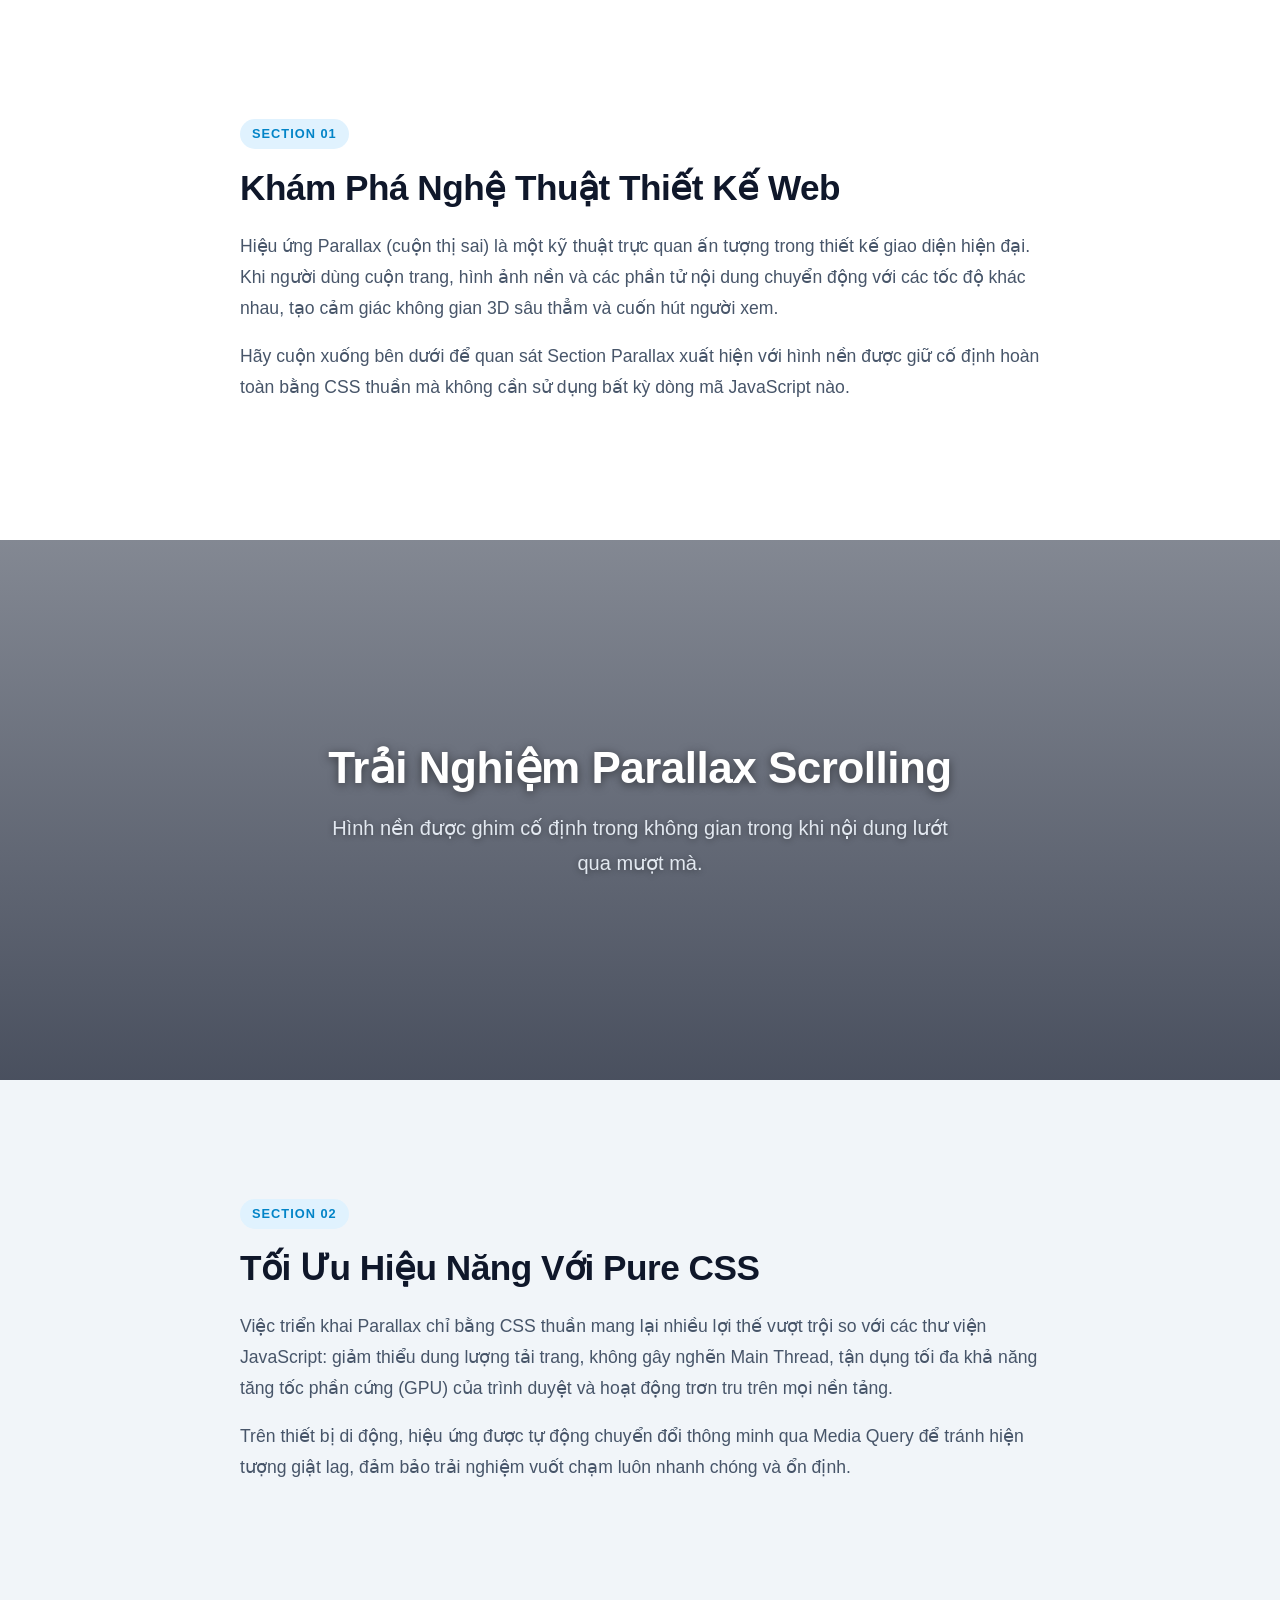
<file: FE-developer/buoi5/parallax/index.html>
<!DOCTYPE html>
<html lang="vi">
<head>
    <meta charset="UTF-8">
    <meta name="viewport" content="width=device-width, initial-scale=1.0">
    <title>Pure CSS Parallax Scrolling Demo</title>
    <link rel="stylesheet" href="style.css">
</head>
<body>

    <!-- SECTION NỘI DUNG 1 (PHÍA TRÊN) -->
    <section class="content-section first-section">
        <div class="container">
            <span class="badge">Section 01</span>
            <h2>Khám Phá Nghệ Thuật Thiết Kế Web</h2>
            <p>
                Hiệu ứng Parallax (cuộn thị sai) là một kỹ thuật trực quan ấn tượng trong thiết kế giao diện hiện đại.
                Khi người dùng cuộn trang, hình ảnh nền và các phần tử nội dung chuyển động với các tốc độ khác nhau,
                tạo cảm giác không gian 3D sâu thẳm và cuốn hút người xem.
            </p>
            <p>
                Hãy cuộn xuống bên dưới để quan sát Section Parallax xuất hiện với hình nền được giữ cố định hoàn toàn
                bằng CSS thuần mà không cần sử dụng bất kỳ dòng mã JavaScript nào.
            </p>
        </div>
    </section>

    <!-- SECTION PARALLAX (Ở GIỮA) -->
    <section class="parallax-section">
        <!-- Lớp phủ tối màu (Dark Overlay) giúp tăng độ tương phản cho chữ trắng -->
        <div class="parallax-overlay"></div>

        <!-- Khối nội dung được căn giữa tuyệt đối cả chiều ngang và chiều dọc -->
        <div class="parallax-content">
            <h2>Trải Nghiệm Parallax Scrolling</h2>
            <p>Hình nền được ghim cố định trong không gian trong khi nội dung lướt qua mượt mà.</p>
        </div>
    </section>

    <!-- SECTION NỘI DUNG 2 (PHÍA DƯỚI) -->
    <section class="content-section second-section">
        <div class="container">
            <span class="badge">Section 02</span>
            <h2>Tối Ưu Hiệu Năng Với Pure CSS</h2>
            <p>
                Việc triển khai Parallax chỉ bằng CSS thuần mang lại nhiều lợi thế vượt trội so với các thư viện JavaScript:
                giảm thiểu dung lượng tải trang, không gây nghẽn Main Thread, tận dụng tối đa khả năng tăng tốc phần cứng (GPU)
                của trình duyệt và hoạt động trơn tru trên mọi nền tảng.
            </p>
            <p>
                Trên thiết bị di động, hiệu ứng được tự động chuyển đổi thông minh qua Media Query để tránh hiện tượng giật lag,
                đảm bảo trải nghiệm vuốt chạm luôn nhanh chóng và ổn định.
            </p>
        </div>
    </section>

</body>
</html>
</file>
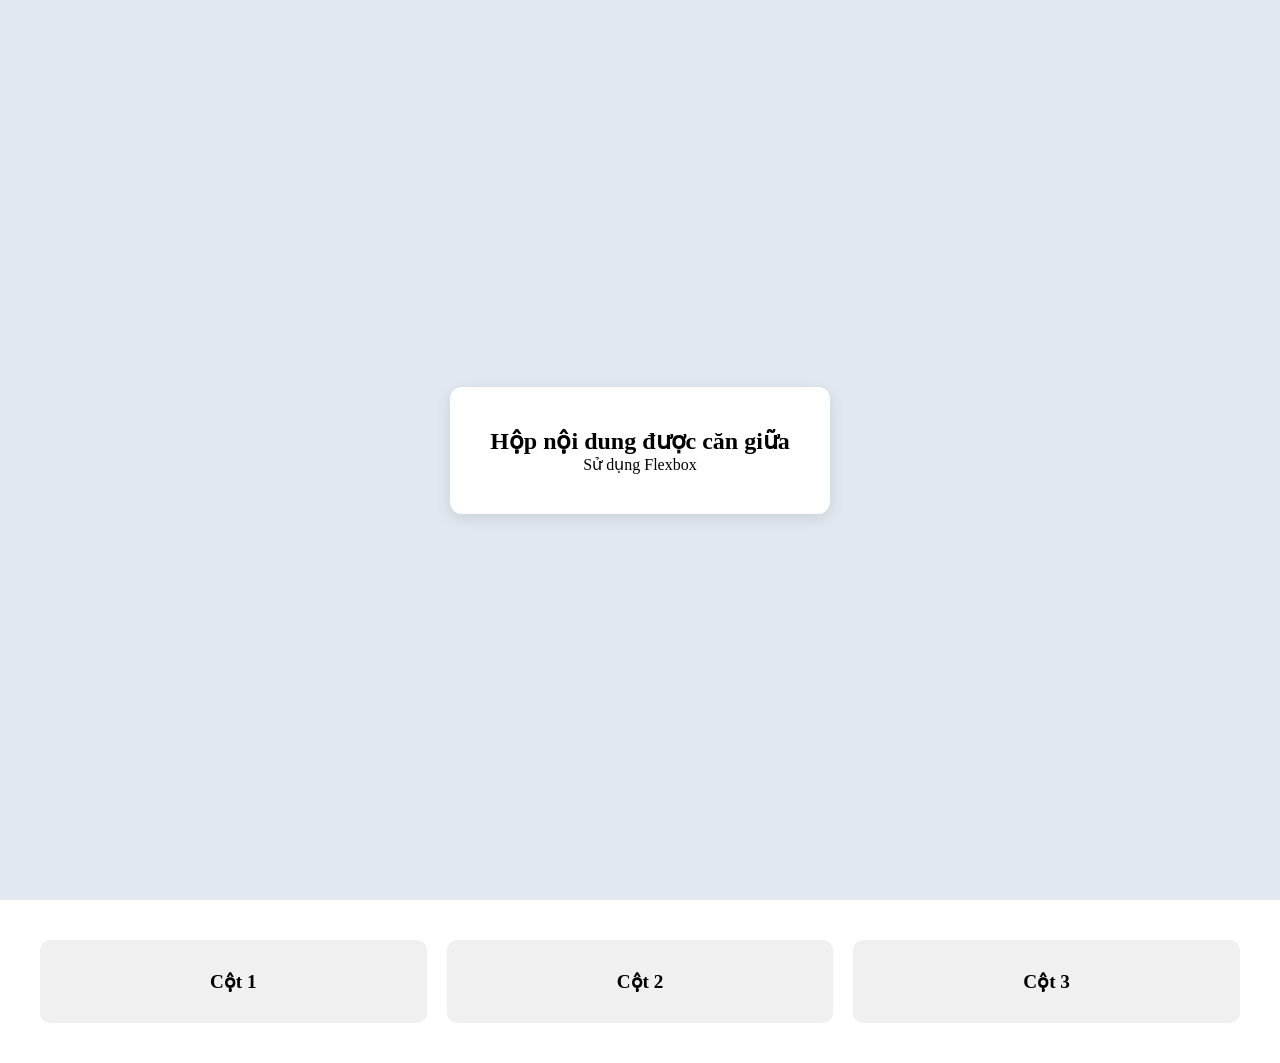
<file: FE-developer/buoi3.html>
<!DOCTYPE html>
<html lang="vi">
<head>
    <meta charset="UTF-8">
    <meta name="viewport" content="width=device-width, initial-scale=1.0">
    <title>Flexbox & Grid Demo</title>
    <link rel="stylesheet" href="buoi3.css">
</head>
<body>

    <!-- Yêu cầu 1: Flexbox căn giữa -->
    <div class="flex-wrapper">
        <div class="container">
            <h2>Hộp nội dung được căn giữa</h2>
            <p>Sử dụng Flexbox</p>
        </div>
    </div>

    <!-- Yêu cầu 2: CSS Grid 3 cột -->
    <div class="grid-layout">
        <div class="grid-item">Cột 1</div>
        <div class="grid-item">Cột 2</div>
        <div class="grid-item">Cột 3</div>
    </div>

</body>
</html>
</file>
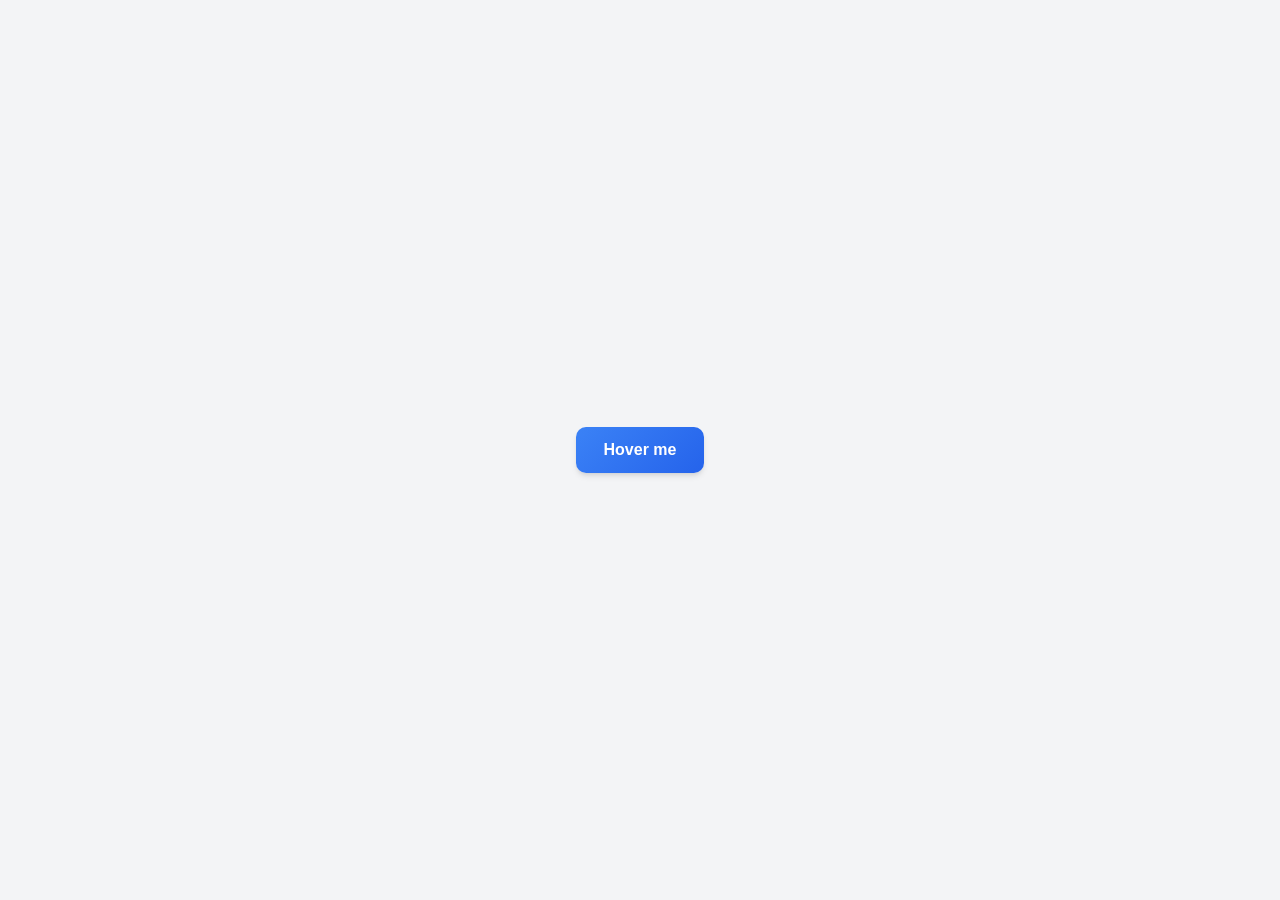
<file: FE-developer/buoi5/buoi5.html>
<!DOCTYPE html>
<html lang="vi">
<head>
  <meta charset="UTF-8">
  <meta name="viewport" content="width=device-width, initial-scale=1.0">
  <title>Button Hover Transition Demo</title>
  <link rel="stylesheet" href="style.css">
</head>
<body>
  <button class="custom-button">Hover me</button>
</body>
</html>
</file>
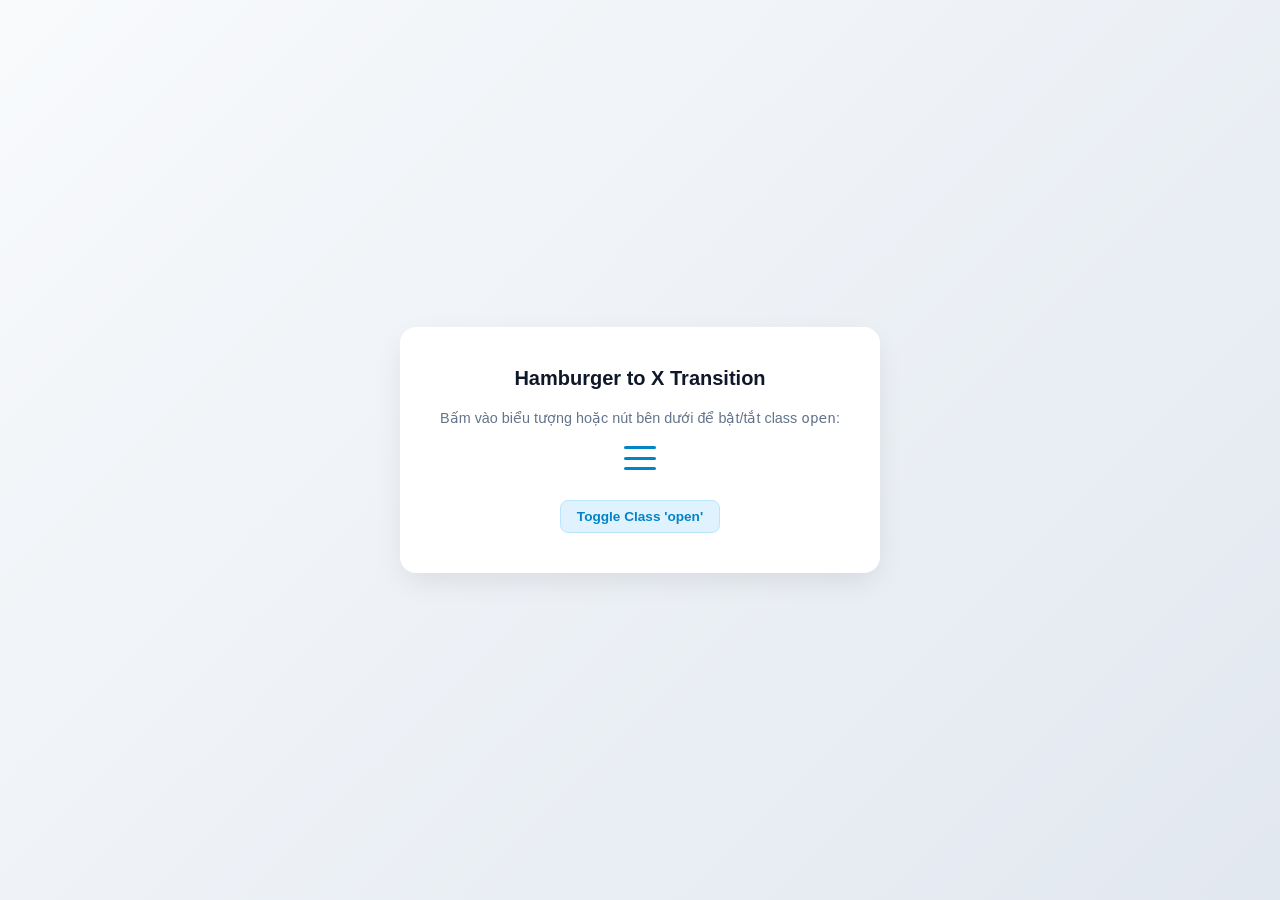
<file: FE-developer/buoi5/hamburger.html>
<!DOCTYPE html>
<html lang="vi">
<head>
    <meta charset="UTF-8">
    <meta name="viewport" content="width=device-width, initial-scale=1.0">
    <title>Hamburger Menu to X Transition Demo</title>
    <style>
        * {
            margin: 0;
            padding: 0;
            box-sizing: border-box;
        }

        body {
            min-height: 100vh;
            display: flex;
            flex-direction: column;
            justify-content: center;
            align-items: center;
            background: linear-gradient(135deg, #f8fafc 0%, #e2e8f0 100%);
            font-family: -apple-system, BlinkMacSystemFont, "Segoe UI", Roboto, sans-serif;
            color: #1e293b;
            gap: 24px;
        }

        .card {
            background: #ffffff;
            padding: 40px;
            border-radius: 16px;
            box-shadow: 0 10px 30px -5px rgba(0, 0, 0, 0.1);
            display: flex;
            flex-direction: column;
            align-items: center;
            gap: 20px;
        }

        h2 {
            font-size: 1.25rem;
            color: #0f172a;
        }

        p {
            font-size: 0.9rem;
            color: #64748b;
        }

        /* ==========================================================================
           1. CONTAINER CỦA BIỂU TƯỢNG HAMBURGER
           ========================================================================== */
        .hamburger-container {
            width: 32px;
            height: 24px;
            display: flex;
            flex-direction: column;
            justify-content: space-between;
            cursor: pointer;
            background: transparent;
            border: none;
            padding: 0;
            position: relative;
            user-select: none;
        }

        /* ==========================================================================
           2. KIỂU DÁNG 3 THANH GẠCH NGANG (BARS)
           ========================================================================== */
        .hamburger-container .bar {
            display: block;
            width: 100%;
            height: 3px;
            background-color: #0284c7; /* Màu xanh hiện đại */
            border-radius: 4px;
            
            /* CSS TRANSITION: Đảm bảo chuyển động xoay và ẩn hiện mượt mà */
            transition: transform 0.35s cubic-bezier(0.4, 0, 0.2, 1),
                        opacity 0.3s ease-in-out,
                        background-color 0.3s ease;
            transform-origin: center; /* Trọng tâm xoay ở chính giữa thanh */
        }

        /* ==========================================================================
           3. KHI CONTAINER CÓ CLASS 'open' -> CHUYỂN THÀNH DẤU X
           ========================================================================== */
        /* Thanh trên cùng: dịch xuống tâm (10.5px) và xoay 45 độ */
        .hamburger-container.open .bar-top {
            transform: translateY(10.5px) rotate(45deg);
            background-color: #ef4444; /* Đổi sang màu đỏ khi mở (tùy chọn) */
        }

        /* Thanh ở giữa: biến mất mượt mà (opacity = 0) */
        .hamburger-container.open .bar-middle {
            opacity: 0;
            transform: scaleX(0); /* Thu gọn bề ngang để biến mất tự nhiên */
        }

        /* Thanh dưới cùng: dịch lên tâm (-10.5px) và xoay -45 độ */
        .hamburger-container.open .bar-bottom {
            transform: translateY(-10.5px) rotate(-45deg);
            background-color: #ef4444;
        }

        /* Nút phụ trợ test toggle class 'open' */
        .toggle-btn {
            margin-top: 10px;
            padding: 8px 16px;
            font-size: 0.85rem;
            font-weight: 600;
            color: #0284c7;
            background-color: #e0f2fe;
            border: 1px solid #bae6fd;
            border-radius: 8px;
            cursor: pointer;
            transition: all 0.2s ease;
        }

        .toggle-btn:hover {
            background-color: #0284c7;
            color: #ffffff;
        }
    </style>
</head>
<body>

    <div class="card">
        <h2>Hamburger to X Transition</h2>
        <p>Bấm vào biểu tượng hoặc nút bên dưới để bật/tắt class <code>open</code>:</p>

        <!-- BIỂU TƯỢNG HAMBURGER CONTAINER (GỒM 3 THANH) -->
        <div class="hamburger-container" id="hamburgerMenu" title="Nhấp để chuyển đổi">
            <span class="bar bar-top"></span>
            <span class="bar bar-middle"></span>
            <span class="bar bar-bottom"></span>
        </div>

        <button class="toggle-btn" id="btnToggle">Toggle Class 'open'</button>
    </div>

    <!-- Script nhỏ minh họa việc thêm/xóa class 'open' khi click -->
    <script>
        const hamburger = document.getElementById('hamburgerMenu');
        const btnToggle = document.getElementById('btnToggle');

        function toggleMenu() {
            hamburger.classList.toggle('open');
        }

        hamburger.addEventListener('click', toggleMenu);
        btnToggle.addEventListener('click', toggleMenu);
    </script>

</body>
</html>
</file>
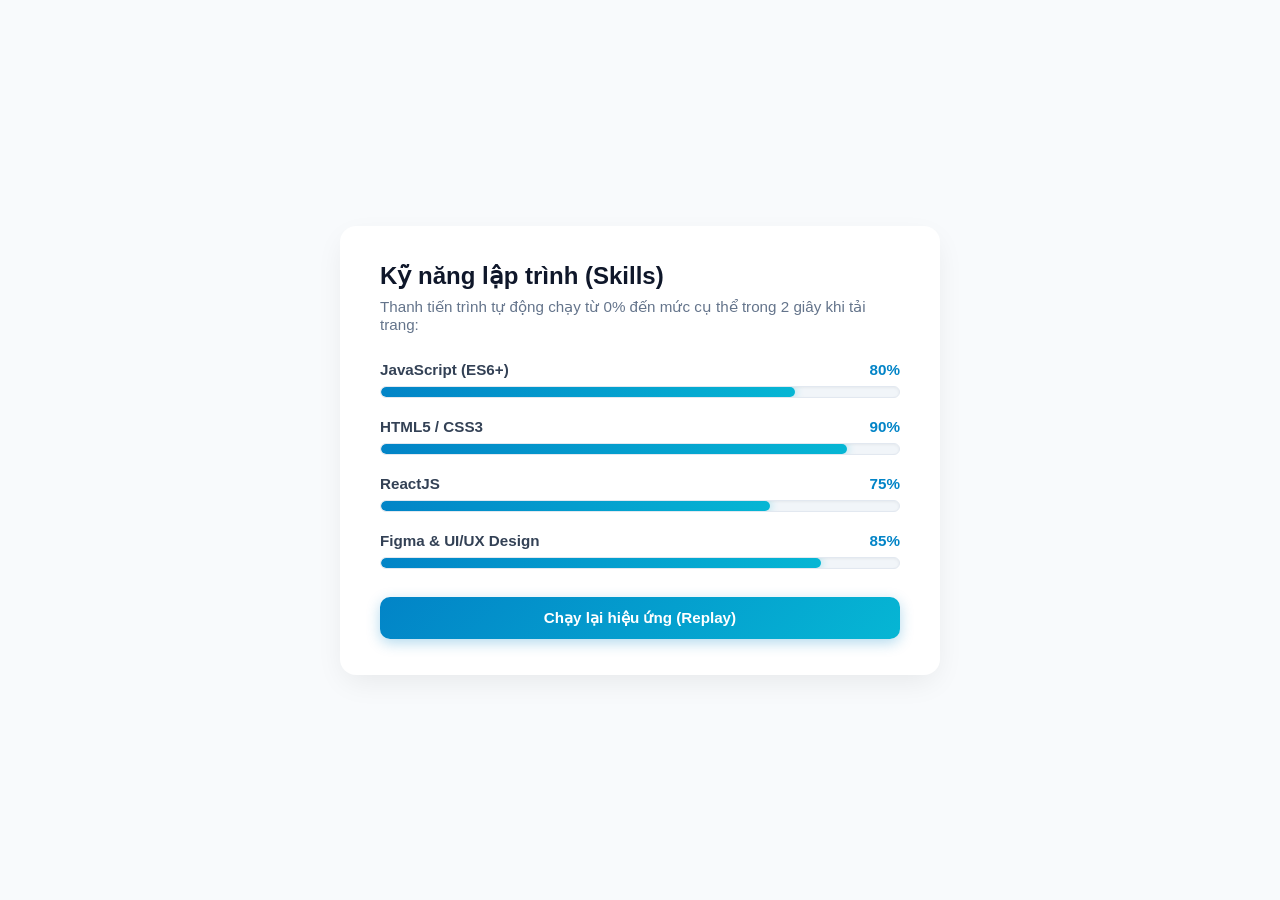
<file: FE-developer/buoi5/progress.html>
<!DOCTYPE html>
<html lang="vi">
<head>
    <meta charset="UTF-8">
    <meta name="viewport" content="width=device-width, initial-scale=1.0">
    <title>Skill Progress Bars Animation Demo</title>
    <style>
        * {
            margin: 0;
            padding: 0;
            box-sizing: border-box;
        }

        body {
            min-height: 100vh;
            display: flex;
            justify-content: center;
            align-items: center;
            background-color: #f8fafc;
            font-family: -apple-system, BlinkMacSystemFont, "Segoe UI", Roboto, sans-serif;
            color: #1e293b;
            padding: 20px;
        }

        .card {
            background: #ffffff;
            padding: 36px 40px;
            border-radius: 16px;
            box-shadow: 0 10px 30px -5px rgba(0, 0, 0, 0.08);
            width: 100%;
            max-width: 600px;
        }

        h2 {
            font-size: 1.5rem;
            color: #0f172a;
            margin-bottom: 8px;
        }

        .subtitle {
            font-size: 0.95rem;
            color: #64748b;
            margin-bottom: 28px;
        }

        /* ==========================================================================
           1. CONTAINER CỦA CÁC THANH TIẾN TRÌNH
           ========================================================================== */
        .skills-progress-container {
            display: flex;
            flex-direction: column;
            gap: 20px;
        }

        .skill-progress-item {
            width: 100%;
        }

        /* 2. DÒNG THÔNG TIN KỸ NĂNG VÀ PHẦN TRĂM */
        .skill-info {
            display: flex;
            justify-content: space-between;
            align-items: center;
            margin-bottom: 8px;
            font-size: 0.95rem;
            font-weight: 600;
        }

        .skill-name {
            color: #334155;
        }

        .skill-percent {
            color: #0284c7;
            font-weight: 700;
        }

        /* 3. RÃNH CHỨA THANH TIẾN TRÌNH (TRACK) */
        .progress-track {
            width: 100%;
            height: 12px;
            background-color: #f1f5f9;
            border: 1px solid #e2e8f0;
            border-radius: 9999px;
            overflow: hidden;
            position: relative;
            box-shadow: inset 0 1px 3px rgba(0, 0, 0, 0.05);
        }

        /* 4. THANH TIẾN TRÌNH CHẠY (PROGRESS FILL) */
        .progress-fill {
            height: 100%;
            border-radius: 9999px;
            background: linear-gradient(90deg, #0284c7 0%, #06b6d4 100%);
            box-shadow: 0 0 10px rgba(6, 182, 212, 0.4);
            width: 0; /* Khởi tạo bằng 0% */

            /* CẤU HÌNH ANIMATION:
               - animation-duration: 2s (chạy trong vòng 2 giây theo đúng yêu cầu đề bài)
               - animation-timing-function: cubic-bezier(...) (tạo chuyển động lướt mượt mà)
               - animation-fill-mode: forwards (giữ nguyên độ rộng cuối cùng sau khi hoàn tất) */
            animation-duration: 2s;
            animation-timing-function: cubic-bezier(0.25, 1, 0.5, 1);
            animation-fill-mode: forwards;
        }

        /* ==========================================================================
           5. KEYFRAMES CHẠY TỪ 0% ĐẾN TARGET PHẦN TRĂM CỤ THỂ
           ========================================================================== */
        
        /* JavaScript: 80% (Theo ví dụ trong đề bài) */
        .fill-js {
            animation-name: fillJs;
        }
        @keyframes fillJs {
            from {
                width: 0%;
            }
            to {
                width: 80%;
            }
        }

        /* HTML5 / CSS3: 90% */
        .fill-html-css {
            animation-name: fillHtmlCss;
        }
        @keyframes fillHtmlCss {
            from {
                width: 0%;
            }
            to {
                width: 90%;
            }
        }

        /* ReactJS: 75% */
        .fill-react {
            animation-name: fillReact;
        }
        @keyframes fillReact {
            from {
                width: 0%;
            }
            to {
                width: 75%;
            }
        }

        /* Figma / UI-UX: 85% */
        .fill-figma {
            animation-name: fillFigma;
        }
        @keyframes fillFigma {
            from {
                width: 0%;
            }
            to {
                width: 85%;
            }
        }

        /* Nút phát lại hiệu ứng để kiểm tra */
        .replay-btn {
            margin-top: 28px;
            width: 100%;
            padding: 12px;
            font-size: 0.95rem;
            font-weight: 600;
            color: #ffffff;
            background: linear-gradient(135deg, #0284c7, #06b6d4);
            border: none;
            border-radius: 10px;
            cursor: pointer;
            box-shadow: 0 4px 14px rgba(2, 132, 199, 0.3);
            transition: all 0.2s ease;
        }

        .replay-btn:hover {
            transform: translateY(-2px);
            box-shadow: 0 6px 18px rgba(2, 132, 199, 0.4);
        }
    </style>
</head>
<body>

    <div class="card">
        <h2>Kỹ năng lập trình (Skills)</h2>
        <p class="subtitle">Thanh tiến trình tự động chạy từ 0% đến mức cụ thể trong 2 giây khi tải trang:</p>

        <div class="skills-progress-container" id="progressContainer">
            
            <!-- JavaScript (80%) -->
            <div class="skill-progress-item">
                <div class="skill-info">
                    <span class="skill-name">JavaScript (ES6+)</span>
                    <span class="skill-percent">80%</span>
                </div>
                <div class="progress-track">
                    <div class="progress-fill fill-js"></div>
                </div>
            </div>

            <!-- HTML5 / CSS3 (90%) -->
            <div class="skill-progress-item">
                <div class="skill-info">
                    <span class="skill-name">HTML5 / CSS3</span>
                    <span class="skill-percent">90%</span>
                </div>
                <div class="progress-track">
                    <div class="progress-fill fill-html-css"></div>
                </div>
            </div>

            <!-- ReactJS (75%) -->
            <div class="skill-progress-item">
                <div class="skill-info">
                    <span class="skill-name">ReactJS</span>
                    <span class="skill-percent">75%</span>
                </div>
                <div class="progress-track">
                    <div class="progress-fill fill-react"></div>
                </div>
            </div>

            <!-- Figma & UI/UX (85%) -->
            <div class="skill-progress-item">
                <div class="skill-info">
                    <span class="skill-name">Figma & UI/UX Design</span>
                    <span class="skill-percent">85%</span>
                </div>
                <div class="progress-track">
                    <div class="progress-fill fill-figma"></div>
                </div>
            </div>

        </div>

        <button class="replay-btn" onclick="replayAnimation()">Chạy lại hiệu ứng (Replay)</button>
    </div>

    <script>
        function replayAnimation() {
            const container = document.getElementById('progressContainer');
            const clone = container.cloneNode(true);
            container.parentNode.replaceChild(clone, container);
        }
    </script>

</body>
</html>
</file>
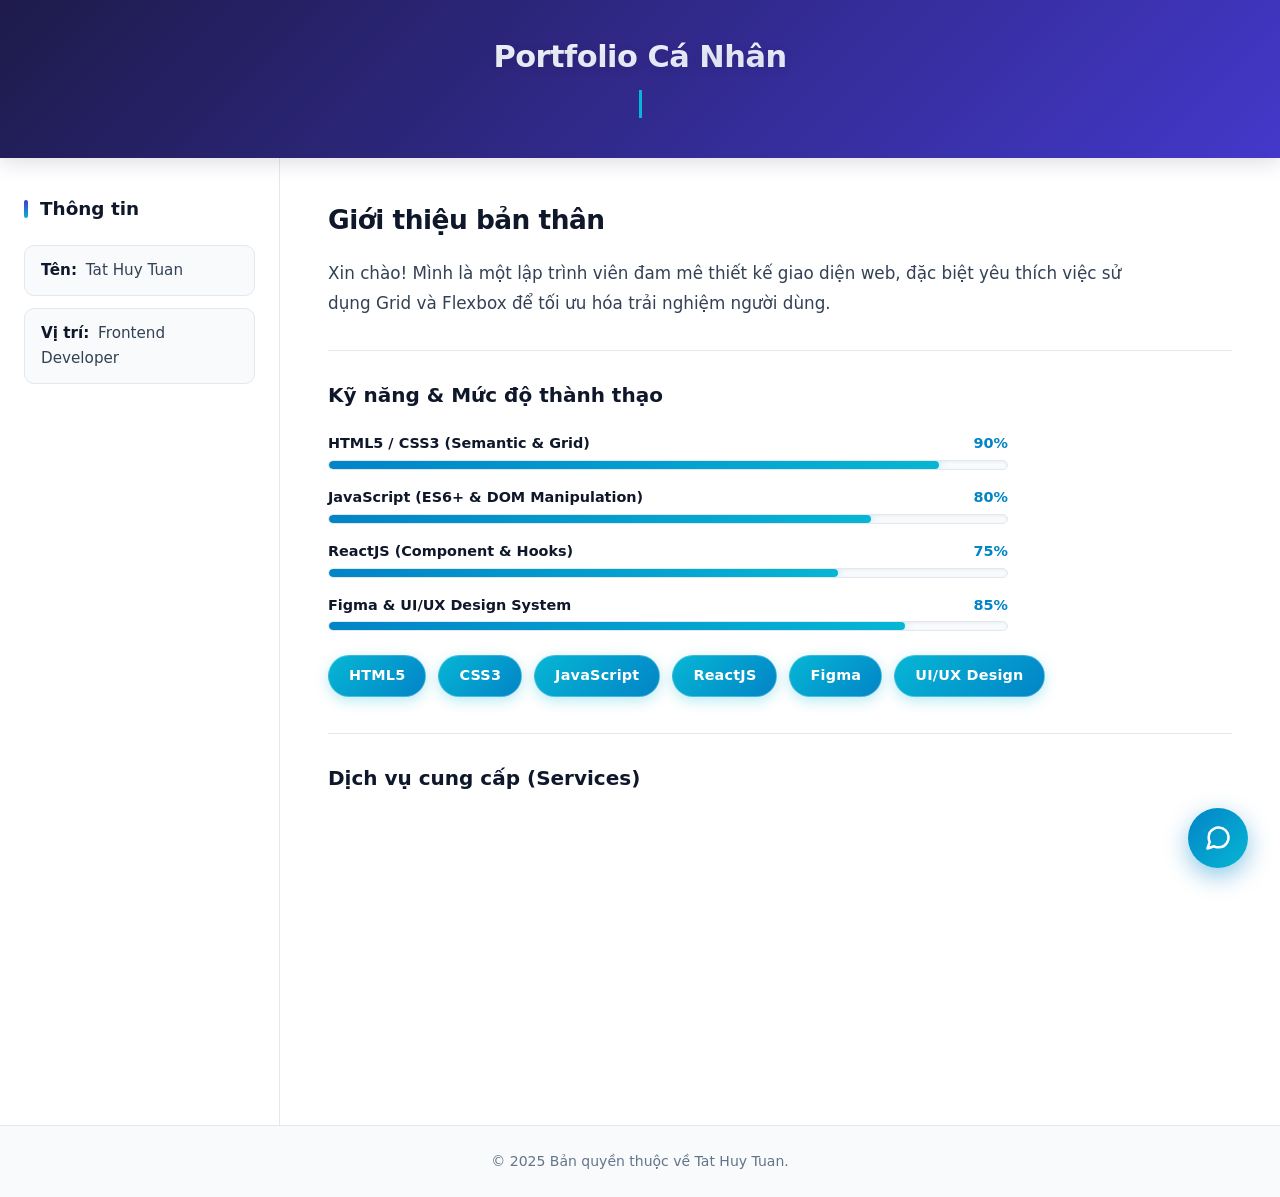
<file: FE-developer/My portfolio/portfolio.html>
<!DOCTYPE html>
<html lang="vi">
<head>
    <meta charset="UTF-8">
    <meta name="viewport" content="width=device-width, initial-scale=1.0">
    <title>Portfolio Layout - Grid & Flexbox</title>

    <!-- Thư viện AOS CSS qua CDN -->
    <link rel="stylesheet" href="https://unpkg.com/aos@next/dist/aos.css" />

    <link rel="stylesheet" href="hd2.css">
</head>
<body>

    <!-- Vùng chứa Grid Layout -->
    <div class="portfolio-layout">
        
        <header class="header">
            <h1>Portfolio Cá Nhân</h1>
            <div class="typing-container">
                <p class="typing-text">Frontend Developer | UI/UX Enthusiast</p>
            </div>
        </header>

        <aside class="sidebar">
            <h3>Thông tin</h3>
            <p><strong>Tên:</strong> Tat Huy Tuan</p>
            <p><strong>Vị trí:</strong> Frontend Developer</p>
        </aside>

        <main class="main-content">
            <h2>Giới thiệu bản thân</h2>
            <p>Xin chào! Mình là một lập trình viên đam mê thiết kế giao diện web, đặc biệt yêu thích việc sử dụng Grid và Flexbox để tối ưu hóa trải nghiệm người dùng.</p>

            <!-- Khu vực Kỹ năng & Thanh tiến trình (Skill Progress Bars) -->
            <section class="skills-section" data-aos="fade-up" data-aos-duration="800">
                <h3>Kỹ năng & Mức độ thành thạo</h3>

                <!-- Các thanh tiến trình kỹ năng chạy từ 0% đến target trong 2s -->
                <div class="skills-progress-container">
                    
                    <!-- HTML5 / CSS3: 90% -->
                    <div class="skill-progress-item">
                        <div class="skill-info">
                            <span class="skill-name">HTML5 / CSS3 (Semantic & Grid)</span>
                            <span class="skill-percent">90%</span>
                        </div>
                        <div class="progress-track">
                            <div class="progress-fill fill-html-css"></div>
                        </div>
                    </div>

                    <!-- JavaScript: 80% (Theo ví dụ của đề bài) -->
                    <div class="skill-progress-item">
                        <div class="skill-info">
                            <span class="skill-name">JavaScript (ES6+ & DOM Manipulation)</span>
                            <span class="skill-percent">80%</span>
                        </div>
                        <div class="progress-track">
                            <div class="progress-fill fill-js"></div>
                        </div>
                    </div>

                    <!-- ReactJS: 75% -->
                    <div class="skill-progress-item">
                        <div class="skill-info">
                            <span class="skill-name">ReactJS (Component & Hooks)</span>
                            <span class="skill-percent">75%</span>
                        </div>
                        <div class="progress-track">
                            <div class="progress-fill fill-react"></div>
                        </div>
                    </div>

                    <!-- Figma & UI/UX: 85% -->
                    <div class="skill-progress-item">
                        <div class="skill-info">
                            <span class="skill-name">Figma & UI/UX Design System</span>
                            <span class="skill-percent">85%</span>
                        </div>
                        <div class="progress-track">
                            <div class="progress-fill fill-figma"></div>
                        </div>
                    </div>

                </div>

                <div class="skills-list">
                    <div class="skill-item">HTML5</div>
                    <div class="skill-item">CSS3</div>
                    <div class="skill-item">JavaScript</div>
                    <div class="skill-item">ReactJS</div>
                    <div class="skill-item">Figma</div>
                    <div class="skill-item">UI/UX Design</div>
                </div>
            </section>

            <!-- Khu vực Dịch vụ (Thẻ section với hiệu ứng lật thẻ 3D Flip Card & AOS) -->
            <section class="services-section" data-aos="fade-up" data-aos-duration="800" data-aos-offset="120">
                <h3>Dịch vụ cung cấp (Services)</h3>
                <div class="services-container">
                    
                    <!-- Thẻ 1: Thiết kế Web -->
                    <div class="service-card flip-card" data-aos="zoom-in" data-aos-duration="600" data-aos-delay="100">
                        <div class="flip-card-inner">
                            <!-- Mặt trước (Front Face) -->
                            <div class="flip-card-front">
                                <div class="card-icon">
                                    <svg xmlns="http://www.w3.org/2000/svg" viewBox="0 0 24 24" fill="none" stroke="currentColor" stroke-width="2" stroke-linecap="round" stroke-linejoin="round">
                                        <rect x="3" y="3" width="18" height="18" rx="2" ry="2"></rect>
                                        <line x1="3" y1="9" x2="21" y2="9"></line>
                                        <line x1="9" y1="21" x2="9" y2="9"></line>
                                    </svg>
                                </div>
                                <h4>Thiết kế Web</h4>
                                <p>Giao diện hiện đại, chuẩn UI/UX và responsive mọi thiết bị.</p>
                                <span class="flip-hint">Rê chuột lật thẻ ➔</span>
                            </div>
                            <!-- Mặt sau (Back Face) -->
                            <div class="flip-card-back">
                                <h4>Kỹ năng & Quy trình</h4>
                                <ul class="back-details">
                                    <li>Wireframe & Prototype</li>
                                    <li>Figma Design System</li>
                                    <li>Chuẩn Mobile-First UI</li>
                                </ul>
                                <span class="back-badge">Figma • UI/UX</span>
                            </div>
                        </div>
                    </div>

                    <!-- Thẻ 2: Front-end Dev -->
                    <div class="service-card flip-card" data-aos="zoom-in" data-aos-duration="600" data-aos-delay="200">
                        <div class="flip-card-inner">
                            <!-- Mặt trước (Front Face) -->
                            <div class="flip-card-front">
                                <div class="card-icon">
                                    <svg xmlns="http://www.w3.org/2000/svg" viewBox="0 0 24 24" fill="none" stroke="currentColor" stroke-width="2" stroke-linecap="round" stroke-linejoin="round">
                                        <polyline points="16 18 22 12 16 6"></polyline>
                                        <polyline points="8 6 2 12 8 18"></polyline>
                                    </svg>
                                </div>
                                <h4>Front-end Dev</h4>
                                <p>Phát triển website với HTML5, CSS3, JavaScript và React.</p>
                                <span class="flip-hint">Rê chuột lật thẻ ➔</span>
                            </div>
                            <!-- Mặt sau (Back Face) -->
                            <div class="flip-card-back">
                                <h4>Công nghệ cốt lõi</h4>
                                <ul class="back-details">
                                    <li>HTML5 Semantic & Grid</li>
                                    <li>Modern ES6+ JavaScript</li>
                                    <li>React Components & State</li>
                                </ul>
                                <span class="back-badge">React • Clean Code</span>
                            </div>
                        </div>
                    </div>

                    <!-- Thẻ 3: Tối ưu Hiệu năng -->
                    <div class="service-card flip-card" data-aos="zoom-in" data-aos-duration="600" data-aos-delay="300">
                        <div class="flip-card-inner">
                            <!-- Mặt trước (Front Face) -->
                            <div class="flip-card-front">
                                <div class="card-icon">
                                    <svg xmlns="http://www.w3.org/2000/svg" viewBox="0 0 24 24" fill="none" stroke="currentColor" stroke-width="2" stroke-linecap="round" stroke-linejoin="round">
                                        <polygon points="13 2 3 14 12 14 11 22 21 10 12 10 13 2"></polygon>
                                    </svg>
                                </div>
                                <h4>Tối ưu Hiệu năng</h4>
                                <p>Tăng tốc độ tải trang, chuẩn SEO và tối ưu trải nghiệm.</p>
                                <span class="flip-hint">Rê chuột lật thẻ ➔</span>
                            </div>
                            <!-- Mặt sau (Back Face) -->
                            <div class="flip-card-back">
                                <h4>Tiêu chuẩn tối ưu</h4>
                                <ul class="back-details">
                                    <li>Tối ưu Core Web Vitals</li>
                                    <li>Nén Asset & Lazy Load</li>
                                    <li>Chuẩn SEO On-page</li>
                                </ul>
                                <span class="back-badge">PageSpeed 95+</span>
                            </div>
                        </div>
                    </div>

                    <!-- Thẻ 4: Bảo trì Hệ thống -->
                    <div class="service-card flip-card" data-aos="zoom-in" data-aos-duration="600" data-aos-delay="400">
                        <div class="flip-card-inner">
                            <!-- Mặt trước (Front Face) -->
                            <div class="flip-card-front">
                                <div class="card-icon">
                                    <svg xmlns="http://www.w3.org/2000/svg" viewBox="0 0 24 24" fill="none" stroke="currentColor" stroke-width="2" stroke-linecap="round" stroke-linejoin="round">
                                        <path d="M12 22s8-4 8-10V5l-8-3-8 3v7c0 6 8 10 8 10z"></path>
                                    </svg>
                                </div>
                                <h4>Bảo trì Hệ thống</h4>
                                <p>Hỗ trợ nâng cấp tính năng, sửa lỗi và cập nhật công nghệ.</p>
                                <span class="flip-hint">Rê chuột lật thẻ ➔</span>
                            </div>
                            <!-- Mặt sau (Back Face) -->
                            <div class="flip-card-back">
                                <h4>Cam kết chất lượng</h4>
                                <ul class="back-details">
                                    <li>Khắc phục lỗi & Refactor</li>
                                    <li>Đảm bảo Cross-Browser</li>
                                    <li>Quản lý mã nguồn với Git</li>
                                </ul>
                                <span class="back-badge">Reliable & Secure</span>
                            </div>
                        </div>
                    </div>

                </div>
            </section>
        </main>

        <footer class="footer" id="contact">
            &copy; 2025 Bản quyền thuộc về Tat Huy Tuan.
        </footer>

    </div>

    <!-- Nút tròn cố định góc dưới bên phải màn hình (Pulse Animation) -->
    <a href="#contact" class="floating-pulse-btn" aria-label="Liên hệ với tôi" title="Liên hệ ngay">
        <span class="tooltip-text">Liên hệ ngay</span>
        <svg xmlns="http://www.w3.org/2000/svg" viewBox="0 0 24 24">
            <path d="M21 11.5a8.38 8.38 0 0 1-.9 3.8 8.5 8.5 0 0 1-7.6 4.7 8.38 8.38 0 0 1-3.8-.9L3 21l1.9-5.7a8.38 8.38 0 0 1-.9-3.8 8.5 8.5 0 0 1 4.7-7.6 8.38 8.38 0 0 1 3.8-.9h.5a8.48 8.48 0 0 1 8 8v.5z"></path>
        </svg>
    </a>

    <!-- Thư viện AOS JavaScript qua CDN -->
    <script src="https://unpkg.com/aos@next/dist/aos.js"></script>

    <!-- Khởi tạo AOS -->
    <script>
        AOS.init({
            duration: 800,  // Thời gian chuyển động mặc định (800ms)
            once: false,    // Chạy lại hiệu ứng mỗi lần cuộn trang qua lại
            offset: 100     // Bắt đầu kích hoạt trước khi chạm đáy 100px
        });
    </script>

</body>
</html>
</file>
<file: FE-developer/buoi5/parallax/style.css>
/* ==========================================================================
   PURE CSS PARALLAX SCROLLING - STYLESHEET
   Ràng buộc: 100% CSS thuần, Tuyệt đối không dùng JavaScript
   ========================================================================== */

/* --------------------------------------------------------------------------
   1. RESET VÀ THIẾT LẬP CƠ BẢN
   -------------------------------------------------------------------------- */
* {
    margin: 0;
    padding: 0;
    box-sizing: border-box;
}

html {
    scroll-behavior: smooth; /* Cuộn trang mượt mà */
}

body {
    font-family: -apple-system, BlinkMacSystemFont, "Segoe UI", Roboto, "Helvetica Neue", Arial, sans-serif;
    line-height: 1.75;
    color: #334155;            /* Slate 700: Màu chữ nội dung dễ đọc */
    background-color: #f8fafc; /* Slate 50: Nền sáng dịu mắt */
    -webkit-font-smoothing: antialiased;
}

/* Vùng chứa giới hạn độ rộng để nội dung cân đối */
.container {
    max-width: 800px;
    margin: 0 auto;
}

/* --------------------------------------------------------------------------
   2. SECTION NỘI DUNG 1 & 2 (CONTENT SECTIONS)
   Tạo chiều cao và khoảng cách đủ lớn để kiểm tra hiệu ứng cuộn Parallax
   -------------------------------------------------------------------------- */
.content-section {
    padding: 100px 24px;
    min-height: 60vh; /* Đảm bảo đủ chiều dài để thanh cuộn hoạt động rõ rệt */
    display: flex;
    align-items: center;
}

.first-section {
    background-color: #ffffff;
}

.second-section {
    background-color: #f1f5f9; /* Slate 100 tạo sự tương phản nhẹ */
}

.badge {
    display: inline-block;
    font-size: 0.8rem;
    font-weight: 700;
    text-transform: uppercase;
    letter-spacing: 1px;
    color: #0284c7;            /* Sky 600 */
    background-color: #e0f2fe; /* Sky 100 */
    padding: 4px 12px;
    border-radius: 9999px;
    margin-bottom: 16px;
}

.content-section h2 {
    font-size: 2.2rem;
    font-weight: 800;
    color: #0f172a; /* Slate 900 */
    margin-bottom: 20px;
    letter-spacing: -0.5px;
    line-height: 1.3;
}

.content-section p {
    font-size: 1.1rem;
    margin-bottom: 18px;
    color: #475569; /* Slate 600 */
}

/* --------------------------------------------------------------------------
   3. SECTION PARALLAX (TRỌNG TÂM HIỆU ỨNG)
   -------------------------------------------------------------------------- */
.parallax-section {
    position: relative;
    height: 60vh;       /* Chiều cao lý tưởng trên màn hình Desktop */
    min-height: 450px;   /* Giới hạn chiều cao tối thiểu */

    /* THUỘC TÍNH CỐT LÕI TẠO NÊN HIỆU ỨNG PARALLAX THUẦN CSS:
       1. background-attachment: fixed -> Giữ ảnh nền ghim cố định khi khung hình cuộn qua
       2. background-position: center   -> Luôn căn giữa tâm ảnh nền
       3. background-size: cover       -> Ảnh luôn phóng to/thu nhỏ bao phủ toàn bộ diện tích section
       4. background-repeat: no-repeat -> Không lặp lại ảnh */
    background-image: url("https://images.unsplash.com/photo-1506744038136-46273834b3fb?auto=format&fit=crop&w=1920&q=80");
    background-attachment: fixed;
    background-position: center;
    background-size: cover;
    background-repeat: no-repeat;

    /* CĂN GIỮA BẰNG FLEXBOX:
       Căn giữa toàn bộ nội dung con theo cả chiều dọc (align-items) và chiều ngang (justify-content) */
    display: flex;
    align-items: center;
    justify-content: center;
    overflow: hidden;
}

/* LỚP PHỦ TỐI MÀU (DARK OVERLAY):
   Tạo lớp mờ đè lên ảnh nền, bảo đảm chữ màu trắng luôn đạt độ tương phản cao (Accessibility) */
.parallax-overlay {
    position: absolute;
    top: 0;
    left: 0;
    width: 100%;
    height: 100%;
    background: linear-gradient(180deg, rgba(15, 23, 42, 0.5) 0%, rgba(15, 23, 42, 0.75) 100%);
    z-index: 1; /* Nằm trên ảnh nền, nằm dưới nội dung chữ */
}

/* NỘI DUNG NẰM TRONG SECTION PARALLAX */
.parallax-content {
    position: relative;
    z-index: 2; /* Đảm bảo chữ luôn hiển thị trên lớp overlay */
    text-align: center;
    color: #ffffff;
    padding: 0 24px;
    max-width: 850px;
}

.parallax-content h2 {
    font-size: 2.75rem;
    font-weight: 800;
    letter-spacing: -0.5px;
    margin-bottom: 16px;
    line-height: 1.25;
    text-shadow: 0 2px 10px rgba(0, 0, 0, 0.5); /* Đổ bóng nhẹ cho chữ nổi khối */
}

.parallax-content p {
    font-size: 1.25rem;
    font-weight: 400;
    color: #e2e8f0; /* Slate 200 */
    max-width: 650px;
    margin: 0 auto;
    text-shadow: 0 1px 6px rgba(0, 0, 0, 0.4);
}

/* --------------------------------------------------------------------------
   4. TỐI ƯU MOBILE RESPONSIVE (MEDIA QUERY <= 768px)
   -------------------------------------------------------------------------- */
@media (max-width: 768px) {
    /* GIẢI PHÁP TỐI ƯU CHO THIẾT BỊ DI ĐỘNG:
       Trên trình duyệt di động (đặc biệt là iOS Safari & Chrome Mobile), thuộc tính
       'background-attachment: fixed' kích hoạt việc vẽ lại liên tục (costly repaint)
       dẫn đến hiện tượng giật, lag hoặc hình ảnh bị phóng đại sai tỷ lệ khung nhìn.
       
       Chuyển sang 'background-attachment: scroll' giúp:
       - Trang lướt mượt 60fps trên điện thoại.
       - Tương thích 100% với cơ chế cuộn cảm ứng (touch scroll) của thiết bị di động. */
    .parallax-section {
        background-attachment: scroll;
        height: auto;
        min-height: 380px;
        padding: 80px 20px;
    }

    .content-section {
        padding: 60px 20px;
        min-height: auto;
    }

    .content-section h2 {
        font-size: 1.75rem;
    }

    .content-section p {
        font-size: 1rem;
    }

    .parallax-content h2 {
        font-size: 1.85rem;
    }

    .parallax-content p {
        font-size: 1.05rem;
    }
}
</file>
<file: FE-developer/buoi3.css>
/* Reset CSS cơ bản */
* {
    margin: 0;
    padding: 0;
    box-sizing: border-box;
}

/* =========================================
   1. FLEXBOX: Căn giữa đối tượng
   ========================================= */
.flex-wrapper {
    /* Đảm bảo vùng chứa có chiều cao toàn màn hình để có thể căn giữa theo chiều dọc */
    height: 100vh; 
    
    /* Thiết lập Flexbox */
    display: flex;
    justify-content: center; /* Căn giữa theo chiều ngang */
    align-items: center;     /* Căn giữa theo chiều dọc */
    
    background-color: #e2e8f0; /* Màu nền phụ để dễ quan sát */
}

.container {
    background-color: #ffffff;
    padding: 40px;
    border-radius: 12px;
    box-shadow: 0 4px 15px rgba(0, 0, 0, 0.1);
    text-align: center;
}

/* =========================================
   2. CSS GRID: Bố cục 3 cột
   ========================================= */
.grid-layout {
    /* Thiết lập Grid */
    display: grid;
    grid-template-columns: repeat(3, 1fr); /* 3 cột, mỗi cột chiếm 1 phần bằng nhau (1 fraction) */
    gap: 20px; /* Khoảng cách giữa các cột thay cho margin */
    
    padding: 40px;
    background-color: #ffffff;
}

.grid-item {
    background-color: #f0f0f0; /* Màu nền xám nhạt */
    border-radius: 10px;       /* Bo góc 10px */
    padding: 30px;
    text-align: center;
    font-weight: bold;
    font-size: 1.2rem;
}

/* Responsive cơ bản để lưới tự co giãn tốt hơn trên điện thoại */
@media (max-width: 768px) {
    .grid-layout {
        grid-template-columns: 1fr; /* Chuyển thành 1 cột trên màn hình nhỏ */
    }
}
</file>
<file: FE-developer/buoi5/style.css>
* {
  margin: 0;
  padding: 0;
  box-sizing: border-box;
}

body {
  min-height: 100vh;
  display: flex;
  justify-content: center;
  align-items: center;
  background-color: #f3f4f6;
  font-family: -apple-system, BlinkMacSystemFont, "Segoe UI", Roboto, "Helvetica Neue", Arial, sans-serif;
}

.custom-button {
  padding: 14px 28px;
  font-size: 16px;
  font-weight: 600;
  color: #ffffff;
  background: linear-gradient(135deg, #3b82f6, #2563eb);
  border: none;
  border-radius: 10px;
  cursor: pointer;
  outline: none;

  /* Trạng thái ban đầu */
  transform: translateY(0);
  box-shadow: 0 4px 6px -1px rgba(0, 0, 0, 0.1), 0 2px 4px -2px rgba(0, 0, 0, 0.1);

  /* Cấu hình transition với cubic-bezier */
  transition: 
    transform 0.25s cubic-bezier(0.34, 1.56, 0.64, 1),
    box-shadow 0.25s cubic-bezier(0.25, 0.8, 0.25, 1);
}

.custom-button:hover {
  /* Nâng lên 3px */
  transform: translateY(-3px);

  /* Đổ bóng đậm hơn và lan rộng hơn */
  box-shadow: 0 12px 24px -4px rgba(37, 99, 235, 0.35), 0 6px 12px -2px rgba(0, 0, 0, 0.15);
}

.custom-button:active {
  /* Nhấn nhẹ khi click */
  transform: translateY(-1px);
  box-shadow: 0 6px 12px -2px rgba(37, 99, 235, 0.25);
  transition-duration: 0.1s;
}
</file>
<file: FE-developer/My portfolio/hd2.css>
/* ==========================================================================
   PORTFOLIO DESIGN SYSTEM 2026 - COMPLETE CSS VARIABLES
   Đã trích xuất 100% Mã Màu & Khoảng Cách (Margin / Padding / Gap) vào :root
   ========================================================================== */

:root {
    /* ========================================================
       1. BỘ BIẾN MÀU SẮC (COLOR TOKENS)
       ======================================================== */
    --color-primary: #4338ca;          /* Màu chủ đạo chính: Indigo hoàng gia */
    --color-primary-dark: #1e1b4b;     /* Màu tím than sâu thẳm hỗ trợ gradient */
    --color-secondary: #06b6d4;        /* Màu chủ đạo phụ: Luminous Cyan điện quang */
    --color-secondary-accent: #0284c7; /* Xanh đại dương hỗ trợ gradient & shadow */

    --color-white: #ffffff;            /* Màu trắng tinh khôi cho chữ và nền thẻ */
    --text-dark: #0f172a;              /* Xám đen than Slate 900 cho tiêu đề */
    --text-medium: #334155;            /* Xám trung tính Slate 700 cho nội dung */
    --text-light: #64748b;             /* Xám khói Slate 500 cho thông tin phụ & footer */

    --bg-main: #f8fafc;                /* Màu nền tổng thể canvas (Off-white Slate 50) */
    --bg-surface: #ffffff;             /* Màu nền các khối nội dung (Sidebar, Main) */
    --border-color: #e2e8f0;           /* Màu đường viền phân cách mờ tinh tế */
    --border-hover: #cbd5e1;           /* Màu đường viền khi hover */

    /* ========================================================
       2. BỘ BIẾN KHOẢNG CÁCH (SPACING TOKENS: MARGIN / PADDING / GAP)
       ======================================================== */
    --space-xs: 4px;                   /* Khoảng cách cực nhỏ (4px) */
    --space-sm: 8px;                   /* Khoảng cách nhỏ (8px) */
    --space-md: 12px;                  /* Khoảng cách vừa (12px) */
    --space-lg: 16px;                  /* Khoảng cách chuẩn (16px) */
    --space-xl: 20px;                  /* Khoảng cách trung bình lớn (20px) */
    --space-2xl: 24px;                 /* Khoảng cách lớn (24px) */
    --space-3xl: 28px;                 /* Khoảng cách phân đoạn (28px) */
    --space-4xl: 32px;                 /* Khoảng cách khối (32px) */
    --space-5xl: 36px;                 /* Khoảng cách padding rộng (36px) */
    --space-6xl: 40px;                 /* Khoảng cách padding lớn nhất (40px) */
    --space-7xl: 48px;                 /* Khoảng cách padding màn hình rộng (48px) */

    /* ========================================================
       3. BỘ BIẾN BO GÓC & ĐỔ BÓNG (RADIUS & SHADOW TOKENS)
       ======================================================== */
    --radius-sm: 4px;
    --radius-md: 10px;
    --radius-lg: 12px;
    --radius-full: 9999px;
    --shadow-card: 0 4px 20px -2px rgba(15, 23, 42, 0.05);
    --shadow-glow: 0 4px 14px rgba(6, 182, 212, 0.28);
    --shadow-glow-hover: 0 8px 22px rgba(6, 182, 212, 0.42);
}

/* =========================================
   RESET CSS
   ========================================= */
html {
    scroll-behavior: smooth;
}

* {
    margin: 0;
    padding: 0;
    box-sizing: border-box;
}

body {
    font-family: 'Segoe UI', system-ui, -apple-system, BlinkMacSystemFont, 'Inter', sans-serif;
    line-height: 1.65;
    background-color: var(--bg-main);
    color: var(--text-medium);
    -webkit-font-smoothing: antialiased;
}

/* =========================================
   BỐ CỤC TỔNG THỂ (CSS GRID)
   ========================================= */
.portfolio-layout {
    display: grid;
    min-height: 100vh;
    grid-template-columns: 280px 1fr;
    grid-template-rows: auto 1fr auto;
    grid-template-areas:
        "header header"
        "sidebar main"
        "footer footer";
}

/* =========================================
   HEADER
   ========================================= */
.header {
    grid-area: header;
    background: linear-gradient(135deg, var(--color-primary-dark) 0%, var(--color-primary) 100%);
    color: var(--color-white);
    padding: var(--space-4xl) var(--space-2xl);
    text-align: center;
    box-shadow: 0 4px 20px rgba(30, 27, 75, 0.15);
    position: relative;
}

.header h1 {
    font-size: 1.9rem;
    font-weight: 800;
    letter-spacing: -0.5px;
    background: linear-gradient(to right, var(--color-white), #e0e7ff);
    -webkit-background-clip: text;
    -webkit-text-fill-color: transparent;
    text-shadow: 0 2px 10px rgba(0, 0, 0, 0.1);
}

/* ==========================================================================
   TYPING EFFECT (HIỆU ỨNG MÁY ĐÁNH CHỮ - THUẦN CSS, NO JAVASCRIPT)
   ========================================================================== */
.typing-container {
    display: inline-block;
    margin-top: var(--space-sm);
    max-width: 100%;
}

.typing-text {
    font-family: 'Consolas', 'Courier New', Courier, monospace;
    font-size: 1.05rem;
    font-weight: 600;
    color: var(--color-secondary);
    display: inline-block;
    white-space: nowrap;                              /* Giữ văn bản trên một dòng */
    overflow: hidden;                                 /* Ẩn phần chữ chưa được gõ */
    border-right: 3px solid var(--color-secondary);   /* Con trỏ nhấp nháy ở cuối dòng */
    width: 0;                                         /* Ban đầu chiều rộng bằng 0 */
    letter-spacing: 0.5px;
    animation: 
        typingText 4.5s steps(37, end) infinite alternate,
        blinkCaret 0.75s step-end infinite;
}

/* Keyframes mở rộng chữ từ trái sang phải theo từng phím gõ */
@keyframes typingText {
    0%, 15% {
        width: 0;
    }
    75%, 100% {
        width: 100%;
    }
}

/* Keyframes con trỏ nhấp nháy liên tục */
@keyframes blinkCaret {
    from, to {
        border-color: transparent;
    }
    50% {
        border-color: var(--color-secondary);
    }
}

/* =========================================
   SIDEBAR
   ========================================= */
.sidebar {
    grid-area: sidebar;
    background-color: var(--bg-surface);
    padding: var(--space-5xl) var(--space-2xl);
    border-right: 1px solid var(--border-color);
}

.sidebar h3 {
    color: var(--text-dark);
    font-size: 1.15rem;
    font-weight: 700;
    margin-bottom: var(--space-xl);
    display: flex;
    align-items: center;
    gap: var(--space-md);
}

.sidebar h3::before {
    content: "";
    display: inline-block;
    width: var(--space-xs);
    height: 18px;
    background: linear-gradient(to bottom, var(--color-primary), var(--color-secondary));
    border-radius: var(--radius-sm);
}

.sidebar p {
    color: var(--text-medium);
    margin-bottom: var(--space-md);
    font-size: 0.95rem;
    padding: var(--space-md) var(--space-lg);
    background-color: var(--bg-main);
    border-radius: var(--radius-md);
    border: 1px solid var(--border-color);
    transition: all 0.2s ease;
}

.sidebar p:hover {
    border-color: var(--border-hover);
    background-color: #f1f5f9;
}

.sidebar p strong {
    color: var(--text-dark);
    font-weight: 600;
    margin-right: var(--space-xs);
}

/* =========================================
   MAIN CONTENT
   ========================================= */
.main-content {
    grid-area: main;
    padding: var(--space-6xl) var(--space-7xl);
    background-color: var(--bg-surface);
}

.main-content h2 {
    color: var(--text-dark);
    font-size: 1.65rem;
    font-weight: 800;
    letter-spacing: -0.5px;
    margin-bottom: var(--space-lg);
}

.main-content > p {
    color: var(--text-medium);
    font-size: 1.05rem;
    line-height: 1.8;
    margin-bottom: var(--space-4xl);
    max-width: 820px;
}

/* =========================================
   KHU VỰC KỸ NĂNG (FLEXBOX)
   ========================================= */
.skills-section {
    margin-top: var(--space-xl);
    padding-top: var(--space-3xl);
    border-top: 1px solid var(--border-color);
}

.skills-section h3 {
    margin-bottom: var(--space-xl);
    color: var(--text-dark);
    font-size: 1.25rem;
    font-weight: 700;
}

/* ==========================================================================
   SKILL PROGRESS BARS (THANH TIẾN TRÌNH KỸ NĂNG CHẠY TỪ 0% ĐẾN TARGET TRONG 2S)
   ========================================================================== */
.skills-progress-container {
    display: flex;
    flex-direction: column;
    gap: var(--space-lg);
    margin-bottom: var(--space-2xl);
    max-width: 680px;
}

.skill-progress-item {
    width: 100%;
}

.skill-info {
    display: flex;
    justify-content: space-between;
    align-items: center;
    margin-bottom: var(--space-xs);
    font-size: 0.9rem;
    font-weight: 600;
}

.skill-name {
    color: var(--text-dark);
}

.skill-percent {
    color: var(--color-secondary-accent);
    font-weight: 700;
    font-variant-numeric: tabular-nums;
}

/* Rãnh chứa thanh tiến trình (Background Track) */
.progress-track {
    width: 100%;
    height: 10px;
    background-color: var(--bg-main);
    border: 1px solid var(--border-color);
    border-radius: var(--radius-full);
    overflow: hidden;
    position: relative;
    box-shadow: inset 0 1px 3px rgba(0, 0, 0, 0.06);
}

/* Thanh trượt hiển thị tiến trình (Progress Fill) */
.progress-fill {
    height: 100%;
    border-radius: var(--radius-full);
    background: linear-gradient(90deg, var(--color-secondary-accent) 0%, var(--color-secondary) 100%);
    box-shadow: 0 0 10px rgba(6, 182, 212, 0.35);
    width: 0; /* Khởi tạo ban đầu 0% */
    
    /* Animation chạy từ 0% đến mức phần trăm trong vòng 2 giây mượt mà */
    animation-duration: 2s;
    animation-timing-function: cubic-bezier(0.25, 1, 0.5, 1);
    animation-fill-mode: forwards;
}

/* Keyframes cụ thể cho từng kỹ năng */
.fill-html-css {
    animation-name: fillHtmlCss;
}

@keyframes fillHtmlCss {
    from {
        width: 0%;
    }
    to {
        width: 90%;
    }
}

.fill-js {
    animation-name: fillJs;
}

@keyframes fillJs {
    from {
        width: 0%;
    }
    to {
        width: 80%; /* 80% theo yêu cầu ví dụ của đề bài */
    }
}

.fill-react {
    animation-name: fillReact;
}

@keyframes fillReact {
    from {
        width: 0%;
    }
    to {
        width: 75%;
    }
}

.fill-figma {
    animation-name: fillFigma;
}

@keyframes fillFigma {
    from {
        width: 0%;
    }
    to {
        width: 85%;
    }
}

.skills-list {
    display: flex;
    flex-wrap: wrap;
    gap: var(--space-md);
    justify-content: flex-start;
    align-items: center;
}

.skill-item {
    background: linear-gradient(135deg, var(--color-secondary) 0%, var(--color-secondary-accent) 100%);
    color: var(--color-white);
    padding: var(--space-sm) var(--space-xl);
    border-radius: var(--radius-full);
    font-weight: 600;
    font-size: 0.9rem;
    letter-spacing: 0.2px;
    box-shadow: var(--shadow-glow);
    transition: all 0.25s cubic-bezier(0.4, 0, 0.2, 1);
    cursor: pointer;
    border: 1px solid rgba(255, 255, 255, 0.25);
}

.skill-item:hover {
    transform: translateY(-3px) scale(1.02);
    box-shadow: var(--shadow-glow-hover);
}

/* =========================================
   KHU VỰC DỊCH VỤ (CSS GRID & MEDIA QUERIES)
   ========================================= */
.services-section {
    margin-top: var(--space-5xl);
    padding-top: var(--space-3xl);
    border-top: 1px solid var(--border-color);
}

.services-section h3 {
    margin-bottom: var(--space-xl);
    color: var(--text-dark);
    font-size: 1.25rem;
    font-weight: 700;
}

.services-container {
    display: grid;
    grid-template-columns: repeat(4, 1fr);
    gap: var(--space-xl);
}

/* ==========================================================================
   3D CARD FLIP EFFECT (HIỆU ỨNG LẬT THẺ 3D KHI HOVER THEO TRỤC Y)
   ========================================================================== */
/* Thẻ cha thiết lập không gian phối cảnh 3D (perspective) */
.service-card.flip-card {
    background-color: transparent;
    border: none;
    border-radius: var(--radius-lg);
    height: 270px; /* Cố định chiều cao để không bị xẹp khi mặt con dùng absolute */
    perspective: 1000px; /* Chiều sâu không gian 3D chân thực */
    cursor: pointer;
}

/* Khối bên trong thực hiện xoay 180 độ theo trục Y */
.flip-card-inner {
    position: relative;
    width: 100%;
    height: 100%;
    text-align: center;
    transition: transform 0.8s cubic-bezier(0.4, 0, 0.2, 1); /* Chuyển động xoay 3D mượt mà */
    transform-style: preserve-3d; /* Giữ không gian 3D cho các thẻ mặt con */
    border-radius: var(--radius-lg);
}

/* Khi hover hoặc focus vào thẻ: xoay 180 độ theo trục Y để hiện mặt sau */
.service-card.flip-card:hover .flip-card-inner,
.service-card.flip-card:focus-within .flip-card-inner {
    transform: rotateY(180deg);
}

/* Quy định chung cho cả Mặt Trước (Front) & Mặt Sau (Back) */
.flip-card-front,
.flip-card-back {
    position: absolute;
    top: 0;
    left: 0;
    width: 100%;
    height: 100%;
    -webkit-backface-visibility: hidden; /* Ẩn mặt đối diện khi bị úp lại */
    backface-visibility: hidden;
    border-radius: var(--radius-lg);
    padding: var(--space-xl) var(--space-lg);
    display: flex;
    flex-direction: column;
    align-items: center;
    justify-content: center;
    box-shadow: var(--shadow-card);
    transition: box-shadow 0.3s ease, border-color 0.3s ease;
}

/* =========================================
   MẶT TRƯỚC (FRONT FACE)
   ========================================= */
.flip-card-front {
    background-color: var(--bg-surface);
    border: 1px solid var(--border-color);
    color: var(--text-dark);
    transform: rotateY(0deg); /* Mặc định nhìn thẳng */
}

.service-card.flip-card:hover .flip-card-front {
    border-color: var(--color-secondary);
    box-shadow: 0 10px 25px -4px rgba(6, 182, 212, 0.18);
}

/* Icon công nghệ mặt trước */
.flip-card-front .card-icon {
    width: 48px;
    height: 48px;
    border-radius: 12px;
    background: linear-gradient(135deg, rgba(6, 182, 212, 0.12), rgba(2, 132, 199, 0.12));
    color: var(--color-secondary-accent);
    display: flex;
    align-items: center;
    justify-content: center;
    margin-bottom: var(--space-md);
    transition: transform 0.3s ease;
}

.flip-card-front .card-icon svg {
    width: 26px;
    height: 26px;
}

.service-card.flip-card:hover .flip-card-front .card-icon {
    transform: scale(1.1);
}

.flip-card-front h4 {
    color: var(--text-dark);
    font-size: 1.05rem;
    font-weight: 700;
    margin-bottom: var(--space-xs);
}

.flip-card-front p {
    color: var(--text-medium);
    font-size: 0.85rem;
    line-height: 1.5;
    margin-bottom: var(--space-md);
}

.flip-hint {
    font-size: 0.75rem;
    font-weight: 600;
    color: var(--color-secondary-accent);
    background-color: rgba(6, 182, 212, 0.08);
    padding: 4px 12px;
    border-radius: var(--radius-full);
    display: inline-flex;
    align-items: center;
    gap: 4px;
    transition: background-color 0.25s ease, color 0.25s ease;
}

/* =========================================
   MẶT SAU (BACK FACE)
   ========================================= */
.flip-card-back {
    background: linear-gradient(135deg, var(--color-primary-dark) 0%, var(--color-primary) 100%);
    color: var(--color-white);
    transform: rotateY(180deg); /* Mặc định xoay 180 độ đối xứng mặt trước */
    border: 1px solid rgba(255, 255, 255, 0.15);
    box-shadow: 0 12px 30px rgba(30, 27, 75, 0.28);
}

.flip-card-back h4 {
    color: var(--color-white);
    font-size: 1.05rem;
    font-weight: 700;
    margin-bottom: var(--space-md);
    letter-spacing: -0.3px;
    border-bottom: 2px solid var(--color-secondary);
    padding-bottom: var(--space-xs);
}

.flip-card-back ul.back-details {
    list-style: none;
    padding: 0;
    margin: 0 0 var(--space-md) 0;
    text-align: left;
    width: 100%;
}

.flip-card-back ul.back-details li {
    font-size: 0.82rem;
    color: #e0e7ff;
    margin-bottom: 6px;
    display: flex;
    align-items: center;
    gap: 8px;
}

.flip-card-back ul.back-details li::before {
    content: "✓";
    color: var(--color-secondary);
    font-weight: bold;
    font-size: 0.85rem;
}

.flip-card-back .back-badge {
    font-size: 0.75rem;
    font-weight: 600;
    background: rgba(255, 255, 255, 0.16);
    color: #ffffff;
    padding: 4px 14px;
    border-radius: var(--radius-full);
    backdrop-filter: blur(4px);
    letter-spacing: 0.3px;
    border: 1px solid rgba(255, 255, 255, 0.2);
}

/* =========================================
   CHÂN TRANG (FOOTER)
   ========================================= */
.footer {
    grid-area: footer;
    background-color: var(--bg-main);
    color: var(--text-light);
    border-top: 1px solid var(--border-color);
    padding: var(--space-2xl);
    text-align: center;
    font-size: 0.875rem;
    font-weight: 500;
}

/* =========================================
   MEDIA QUERY: TABLET (768px - 1024px)
   ========================================= */
@media (min-width: 768px) and (max-width: 1024px) {
    .services-container {
        grid-template-columns: repeat(2, 1fr);
        gap: var(--space-xl);
    }
}

/* =========================================
   MEDIA QUERY: MOBILE (< 768px)
   ========================================= */
@media (max-width: 767.98px) {
    .portfolio-layout {
        grid-template-columns: 1fr;
        grid-template-rows: auto auto 1fr auto;
        grid-template-areas:
            "header"
            "sidebar"
            "main"
            "footer";
    }

    .header {
        padding: var(--space-2xl) var(--space-lg);
    }

    .header h1 {
        font-size: 1.45rem;
    }

    .sidebar {
        border-right: none;
        border-bottom: 1px solid var(--border-color);
        padding: var(--space-lg) var(--space-lg);
        text-align: center;
        background-color: var(--bg-main);
    }

    .sidebar h3 {
        justify-content: center;
        margin-bottom: var(--space-md);
        font-size: 1.05rem;
    }

    .sidebar p {
        display: inline-block;
        margin: var(--space-xs) var(--space-sm);
        padding: var(--space-sm) var(--space-lg);
        font-size: 0.875rem;
    }

    .main-content {
        padding: var(--space-3xl) var(--space-xl);
    }

    .main-content h2 {
        font-size: 1.35rem;
    }

    .main-content > p {
        font-size: 1rem;
        line-height: 1.7;
    }

    .skills-list {
        justify-content: center;
    }

    .skill-item {
        font-size: 0.85rem;
        padding: var(--space-sm) var(--space-lg);
    }

    .services-container {
        grid-template-columns: 1fr;
        gap: var(--space-lg);
    }

    .service-card.flip-card {
        height: 260px;
        max-width: 400px;
        margin: 0 auto;
        width: 100%;
    }

    .typing-text {
        font-size: 0.82rem;
        letter-spacing: 0;
    }

    .footer {
        padding: var(--space-xl);
    }
}

/* ==========================================================================
   FLOATING ACTION BUTTON (NÚT TRÒN CỐ ĐỊNH GÓC DƯỚI PHẢI - PULSE ANIMATION)
   ========================================================================== */
.floating-pulse-btn {
    position: fixed;
    bottom: 32px;
    right: 32px;
    width: 60px;
    height: 60px;
    border-radius: var(--radius-full, 50%);
    background: linear-gradient(135deg, var(--color-secondary-accent, #0284c7) 0%, var(--color-secondary, #06b6d4) 100%);
    color: var(--color-white, #ffffff);
    display: flex;
    align-items: center;
    justify-content: center;
    text-decoration: none;
    border: none;
    outline: none;
    cursor: pointer;
    z-index: 1000;
    box-shadow: 0 8px 24px rgba(2, 132, 199, 0.45);
    animation: pulseAnimation 2s cubic-bezier(0.4, 0, 0.6, 1) infinite;
    transition: transform 0.3s ease, box-shadow 0.3s ease;
}

/* Biểu tượng SVG căn chính giữa */
.floating-pulse-btn svg {
    width: 28px;
    height: 28px;
    stroke: currentColor;
    fill: none;
    stroke-width: 2.2;
    stroke-linecap: round;
    stroke-linejoin: round;
    display: block;
    transition: transform 0.3s ease;
}

/* Tooltip hiển thị khi hover */
.floating-pulse-btn .tooltip-text {
    position: absolute;
    right: 74px;
    background: rgba(15, 23, 42, 0.92);
    color: #ffffff;
    padding: 7px 14px;
    border-radius: 8px;
    font-size: 0.85rem;
    font-weight: 500;
    white-space: nowrap;
    opacity: 0;
    pointer-events: none;
    transform: translateX(10px);
    transition: opacity 0.3s ease, transform 0.3s ease;
    box-shadow: 0 4px 14px rgba(0, 0, 0, 0.18);
}

.floating-pulse-btn .tooltip-text::after {
    content: "";
    position: absolute;
    top: 50%;
    left: 100%;
    transform: translateY(-50%);
    border-width: 5px;
    border-style: solid;
    border-color: transparent transparent transparent rgba(15, 23, 42, 0.92);
}

/* Hiệu ứng khi hover vào nút */
.floating-pulse-btn:hover {
    transform: scale(1.15) !important;
    box-shadow: 0 12px 32px rgba(2, 132, 199, 0.65), 0 0 0 10px rgba(6, 182, 212, 0.25);
    animation-play-state: paused;
}

.floating-pulse-btn:hover svg {
    transform: scale(1.1);
}

.floating-pulse-btn:hover .tooltip-text {
    opacity: 1;
    transform: translateX(0);
}

/* ==========================================================================
   KEYFRAMES: HIỆU ỨNG PHẬP PHỒNG (PULSE) CO GIÃN LIÊN TỤC VÀ MƯỢT MÀ
   ========================================================================== */
@keyframes pulseAnimation {
    0% {
        transform: scale(1);
        box-shadow: 0 0 0 0 rgba(6, 182, 212, 0.7), 0 8px 24px rgba(2, 132, 199, 0.45);
    }
    50% {
        transform: scale(1.12);
        box-shadow: 0 0 0 16px rgba(6, 182, 212, 0), 0 14px 32px rgba(2, 132, 199, 0.6);
    }
    100% {
        transform: scale(1);
        box-shadow: 0 0 0 0 rgba(6, 182, 212, 0), 0 8px 24px rgba(2, 132, 199, 0.45);
    }
}

/* Responsive cho thiết bị di động */
@media (max-width: 767.98px) {
    .floating-pulse-btn {
        bottom: 20px;
        right: 20px;
        width: 52px;
        height: 52px;
    }

    .floating-pulse-btn svg {
        width: 24px;
        height: 24px;
    }

    .floating-pulse-btn .tooltip-text {
        display: none;
    }
}
</file>
